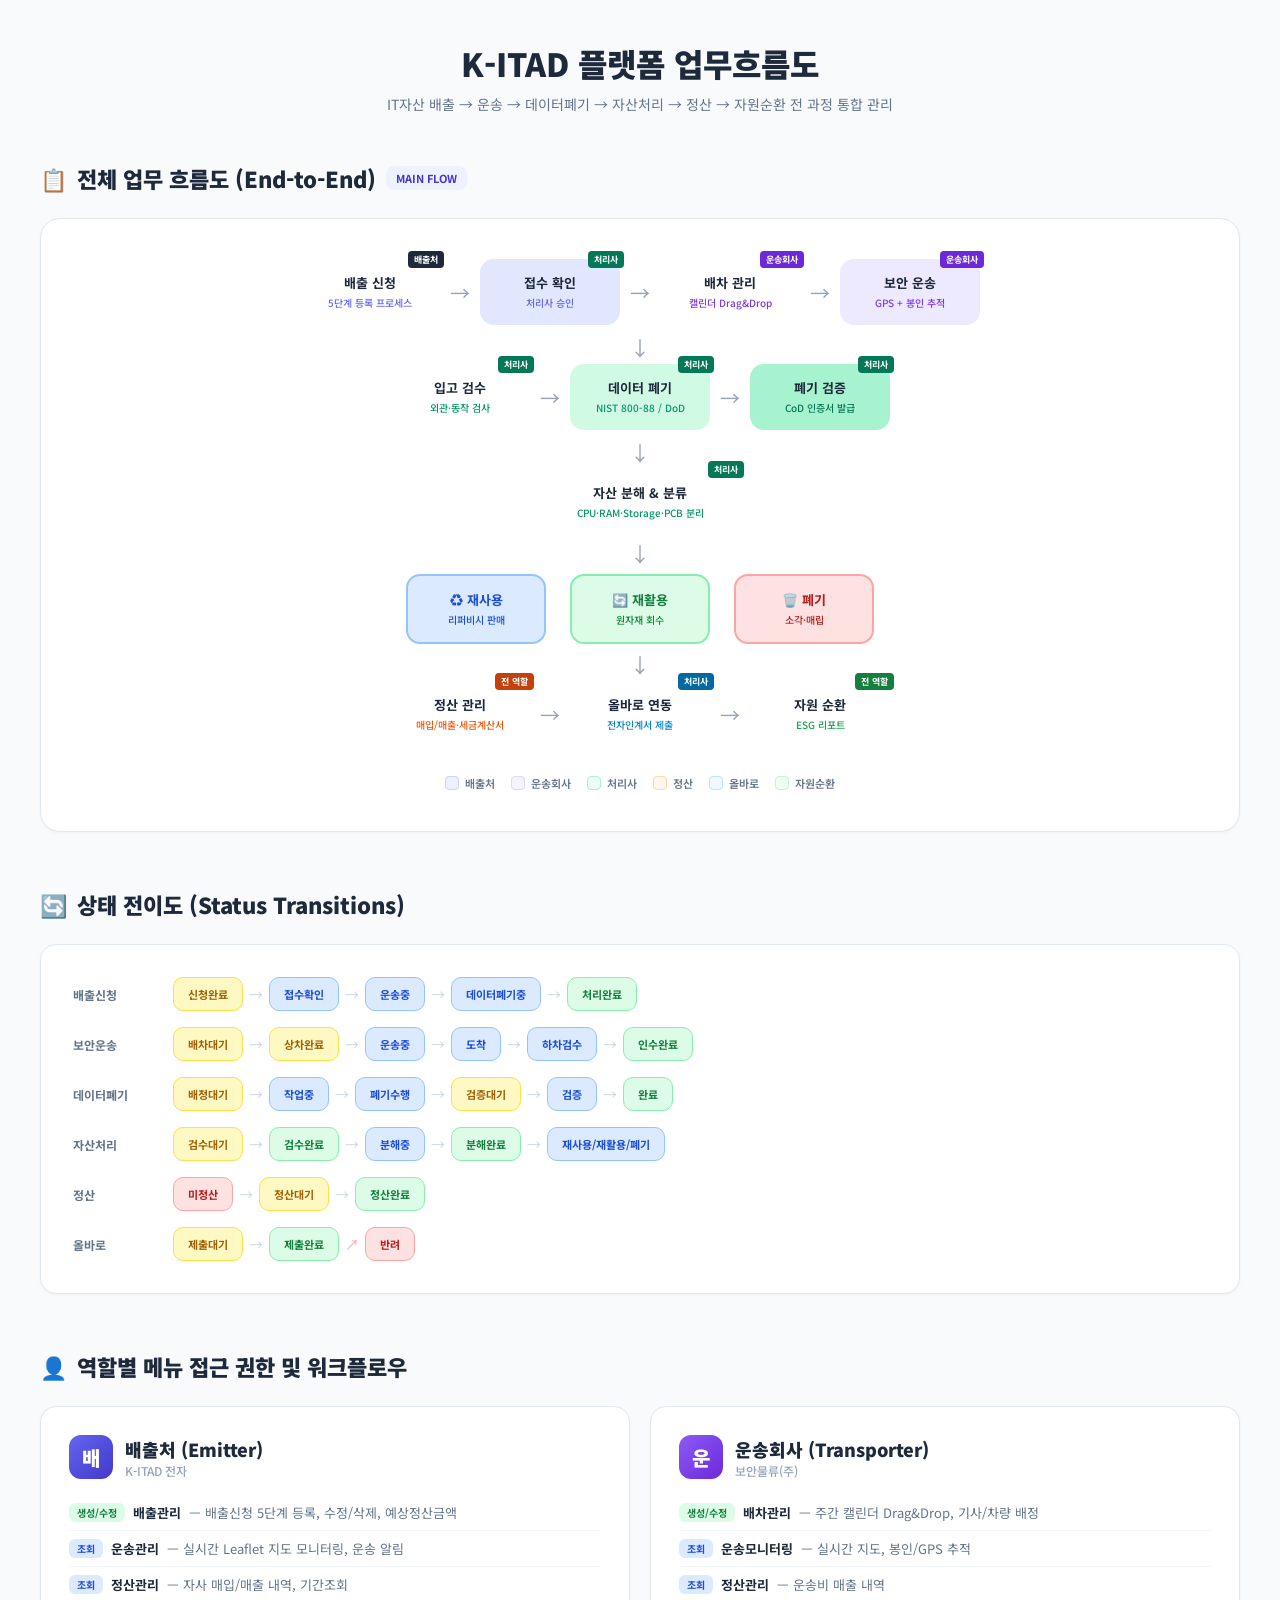
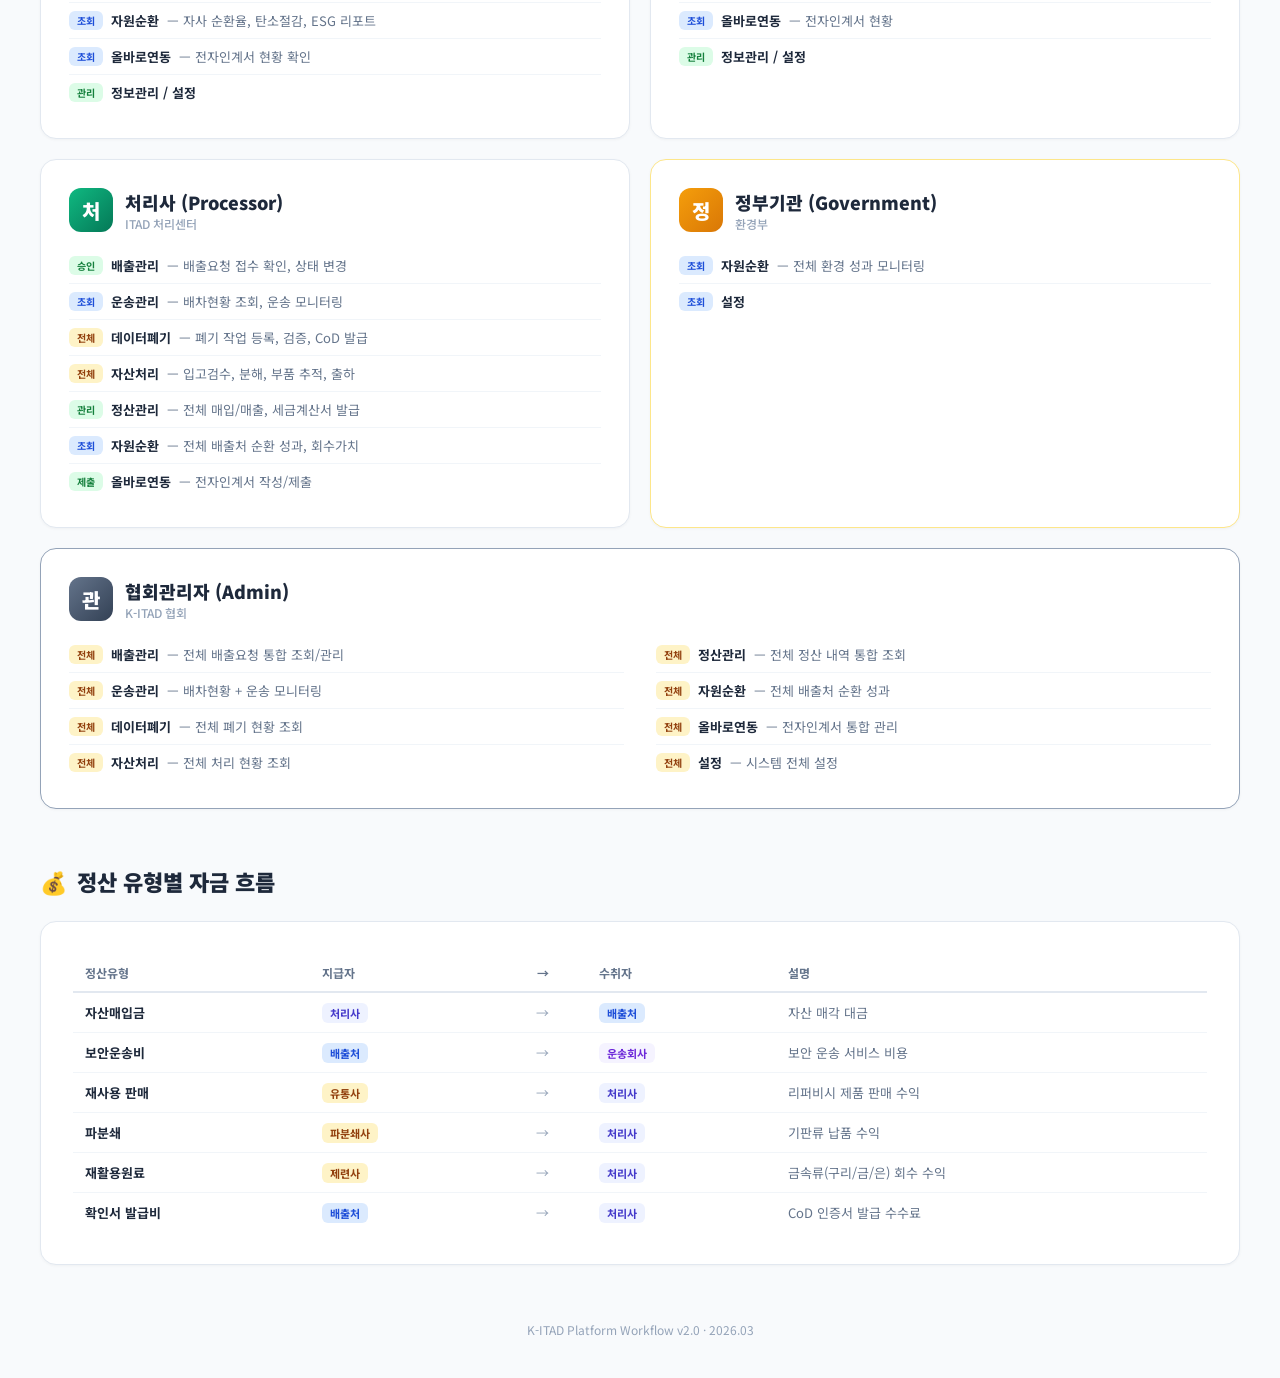
<file: public/workflow.html>
<!DOCTYPE html>
<html lang="ko">
<head>
<meta charset="UTF-8">
<meta name="viewport" content="width=device-width, initial-scale=1.0">
<title>K-ITAD 플랫폼 워크플로우</title>
<style>
  @import url('https://fonts.googleapis.com/css2?family=Noto+Sans+KR:wght@300;400;500;700;900&display=swap');
  * { margin: 0; padding: 0; box-sizing: border-box; }
  body { font-family: 'Noto Sans KR', sans-serif; background: #f8fafc; color: #1e293b; padding: 40px 20px; }
  .container { max-width: 1200px; margin: 0 auto; }
  h1 { font-size: 32px; font-weight: 900; text-align: center; margin-bottom: 8px; }
  .subtitle { text-align: center; color: #64748b; font-size: 14px; margin-bottom: 48px; }

  /* ===== Section ===== */
  .section { margin-bottom: 56px; }
  .section-title { font-size: 22px; font-weight: 900; margin-bottom: 24px; display: flex; align-items: center; gap: 10px; }
  .section-title .badge { font-size: 11px; font-weight: 700; padding: 4px 10px; border-radius: 8px; }

  /* ===== 전체 업무흐름도 ===== */
  .main-flow { background: white; border-radius: 20px; border: 1px solid #e2e8f0; padding: 40px; box-shadow: 0 1px 3px rgba(0,0,0,0.04); }
  .flow-row { display: flex; align-items: stretch; gap: 0; margin-bottom: 0; position: relative; }
  .flow-phase { flex: 1; text-align: center; padding: 18px 12px; position: relative; }
  .flow-phase-label { font-size: 10px; font-weight: 700; color: #94a3b8; text-transform: uppercase; letter-spacing: 1px; margin-bottom: 8px; }
  .flow-node { padding: 14px 10px; border-radius: 14px; font-size: 13px; font-weight: 700; position: relative; min-height: 52px; display: flex; align-items: center; justify-content: center; }
  .flow-node.emitter { background: #eef2ff; color: #4338ca; border: 2px solid #c7d2fe; }
  .flow-node.transporter { background: #f5f3ff; color: #6d28d9; border: 2px solid #ddd6fe; }
  .flow-node.processor { background: #ecfdf5; color: #047857; border: 2px solid #a7f3d0; }
  .flow-node.settlement { background: #fff7ed; color: #c2410c; border: 2px solid #fed7aa; }
  .flow-node.allbaro { background: #f0f9ff; color: #0369a1; border: 2px solid #bae6fd; }
  .flow-node.circulation { background: #f0fdf4; color: #15803d; border: 2px solid #bbf7d0; }
  .flow-node.multi { background: #fefce8; color: #a16207; border: 2px solid #fde68a; }
  .flow-arrow { display: flex; align-items: center; justify-content: center; width: 36px; flex-shrink: 0; font-size: 18px; color: #cbd5e1; }

  /* ===== 세로 흐름 ===== */
  .vertical-flow { display: flex; flex-direction: column; align-items: center; gap: 0; }
  .v-arrow { color: #cbd5e1; font-size: 22px; line-height: 1; padding: 4px 0; }
  .v-node { padding: 12px 28px; border-radius: 12px; font-size: 13px; font-weight: 700; text-align: center; min-width: 180px; }

  /* ===== 역할별 워크플로우 카드 ===== */
  .role-grid { display: grid; grid-template-columns: 1fr 1fr; gap: 20px; }
  .role-card { background: white; border-radius: 16px; border: 1px solid #e2e8f0; padding: 28px; box-shadow: 0 1px 3px rgba(0,0,0,0.04); }
  .role-header { display: flex; align-items: center; gap: 12px; margin-bottom: 16px; }
  .role-icon { width: 44px; height: 44px; border-radius: 12px; display: flex; align-items: center; justify-content: center; font-size: 20px; font-weight: 900; color: white; }
  .role-name { font-size: 18px; font-weight: 900; }
  .role-company { font-size: 12px; color: #94a3b8; font-weight: 500; }
  .menu-list { list-style: none; }
  .menu-list li { padding: 8px 0; border-bottom: 1px solid #f1f5f9; font-size: 13px; display: flex; align-items: center; gap: 8px; }
  .menu-list li:last-child { border-bottom: none; }
  .menu-tag { font-size: 10px; font-weight: 700; padding: 2px 8px; border-radius: 6px; flex-shrink: 0; }
  .menu-tag.view { background: #dbeafe; color: #1d4ed8; }
  .menu-tag.edit { background: #dcfce7; color: #15803d; }
  .menu-tag.full { background: #fef3c7; color: #92400e; }
  .menu-desc { color: #64748b; }

  /* ===== 상태 전이도 ===== */
  .status-flow-container { background: white; border-radius: 16px; border: 1px solid #e2e8f0; padding: 32px; box-shadow: 0 1px 3px rgba(0,0,0,0.04); overflow-x: auto; }
  .status-row { display: flex; align-items: center; gap: 0; margin-bottom: 16px; flex-wrap: nowrap; }
  .status-row:last-child { margin-bottom: 0; }
  .status-label { width: 100px; font-size: 12px; font-weight: 700; color: #64748b; flex-shrink: 0; }
  .status-nodes { display: flex; align-items: center; gap: 0; flex: 1; }
  .s-node { padding: 8px 14px; border-radius: 10px; font-size: 11px; font-weight: 700; white-space: nowrap; }
  .s-arrow { padding: 0 6px; color: #cbd5e1; font-size: 14px; }
  .s-node.active { background: #dbeafe; color: #1d4ed8; border: 1.5px solid #93c5fd; }
  .s-node.done { background: #dcfce7; color: #15803d; border: 1.5px solid #86efac; }
  .s-node.wait { background: #fef9c3; color: #a16207; border: 1.5px solid #fde047; }
  .s-node.error { background: #fee2e2; color: #b91c1c; border: 1.5px solid #fca5a5; }

  /* ===== 전체 흐름도 (메인) ===== */
  .master-flow { background: white; border-radius: 20px; border: 1px solid #e2e8f0; padding: 40px 32px; box-shadow: 0 1px 3px rgba(0,0,0,0.04); }
  .mf-row { display: flex; align-items: center; justify-content: center; gap: 0; margin-bottom: 6px; }
  .mf-node { padding: 14px 20px; border-radius: 14px; font-size: 13px; font-weight: 700; text-align: center; min-width: 140px; position: relative; }
  .mf-arrow-h { padding: 0 10px; color: #94a3b8; font-size: 20px; }
  .mf-arrow-v { text-align: center; color: #94a3b8; font-size: 20px; padding: 2px 0; }
  .mf-role-tag { position: absolute; top: -8px; right: -4px; font-size: 9px; font-weight: 700; padding: 2px 6px; border-radius: 4px; background: #1e293b; color: white; }
  .mf-branch { display: flex; align-items: flex-start; justify-content: center; gap: 24px; margin: 4px 0; }
  .mf-branch-item { display: flex; flex-direction: column; align-items: center; gap: 4px; }

  /* ===== 범례 ===== */
  .legend { display: flex; gap: 16px; flex-wrap: wrap; margin-top: 16px; justify-content: center; }
  .legend-item { display: flex; align-items: center; gap: 6px; font-size: 11px; font-weight: 600; color: #64748b; }
  .legend-dot { width: 14px; height: 14px; border-radius: 4px; }

  @media (max-width: 768px) {
    .role-grid { grid-template-columns: 1fr; }
    .mf-node { min-width: 100px; font-size: 11px; padding: 10px 12px; }
  }
</style>
</head>
<body>
<div class="container">

<h1>K-ITAD 플랫폼 업무흐름도</h1>
<p class="subtitle">IT자산 배출 → 운송 → 데이터폐기 → 자산처리 → 정산 → 자원순환 전 과정 통합 관리</p>

<!-- ===== 1. 전체 업무 흐름도 (메인 도식) ===== -->
<div class="section">
  <div class="section-title">
    <span>📋</span> 전체 업무 흐름도 (End-to-End)
    <span class="badge" style="background:#eef2ff;color:#4338ca;">MAIN FLOW</span>
  </div>
  <div class="master-flow">

    <!-- Row 1: 배출신청 -->
    <div class="mf-row">
      <div class="mf-node emitter">
        배출 신청<br><span style="font-size:10px;font-weight:500;color:#6366f1">5단계 등록 프로세스</span>
        <span class="mf-role-tag">배출처</span>
      </div>
      <span class="mf-arrow-h">→</span>
      <div class="mf-node emitter" style="background:#e0e7ff;">
        접수 확인<br><span style="font-size:10px;font-weight:500;color:#6366f1">처리사 승인</span>
        <span class="mf-role-tag" style="background:#047857;">처리사</span>
      </div>
      <span class="mf-arrow-h">→</span>
      <div class="mf-node transporter">
        배차 관리<br><span style="font-size:10px;font-weight:500;color:#7c3aed">캘린더 Drag&Drop</span>
        <span class="mf-role-tag" style="background:#6d28d9;">운송회사</span>
      </div>
      <span class="mf-arrow-h">→</span>
      <div class="mf-node transporter" style="background:#ede9fe;">
        보안 운송<br><span style="font-size:10px;font-weight:500;color:#7c3aed">GPS + 봉인 추적</span>
        <span class="mf-role-tag" style="background:#6d28d9;">운송회사</span>
      </div>
    </div>

    <div class="mf-arrow-v">↓</div>

    <!-- Row 2: 입고 + 데이터폐기 -->
    <div class="mf-row">
      <div class="mf-node processor">
        입고 검수<br><span style="font-size:10px;font-weight:500;color:#059669">외관·동작 검사</span>
        <span class="mf-role-tag" style="background:#047857;">처리사</span>
      </div>
      <span class="mf-arrow-h">→</span>
      <div class="mf-node processor" style="background:#d1fae5;">
        데이터 폐기<br><span style="font-size:10px;font-weight:500;color:#059669">NIST 800-88 / DoD</span>
        <span class="mf-role-tag" style="background:#047857;">처리사</span>
      </div>
      <span class="mf-arrow-h">→</span>
      <div class="mf-node processor" style="background:#a7f3d0;">
        폐기 검증<br><span style="font-size:10px;font-weight:500;color:#047857">CoD 인증서 발급</span>
        <span class="mf-role-tag" style="background:#047857;">처리사</span>
      </div>
    </div>

    <div class="mf-arrow-v">↓</div>

    <!-- Row 3: 자산처리 분기 -->
    <div class="mf-row" style="margin-bottom:2px;">
      <div class="mf-node processor" style="min-width:200px;">
        자산 분해 &amp; 분류<br><span style="font-size:10px;font-weight:500;color:#059669">CPU·RAM·Storage·PCB 분리</span>
        <span class="mf-role-tag" style="background:#047857;">처리사</span>
      </div>
    </div>

    <div class="mf-arrow-v">↓</div>

    <!-- 분기 3갈래 -->
    <div class="mf-branch">
      <div class="mf-branch-item">
        <div class="mf-node" style="background:#dbeafe;color:#1d4ed8;border:2px solid #93c5fd;">
          ♻️ 재사용<br><span style="font-size:10px;font-weight:500;">리퍼비시 판매</span>
        </div>
      </div>
      <div class="mf-branch-item">
        <div class="mf-node" style="background:#dcfce7;color:#15803d;border:2px solid #86efac;">
          🔄 재활용<br><span style="font-size:10px;font-weight:500;">원자재 회수</span>
        </div>
      </div>
      <div class="mf-branch-item">
        <div class="mf-node" style="background:#fee2e2;color:#b91c1c;border:2px solid #fca5a5;">
          🗑️ 폐기<br><span style="font-size:10px;font-weight:500;">소각·매립</span>
        </div>
      </div>
    </div>

    <div class="mf-arrow-v">↓</div>

    <!-- Row 4: 정산 + 올바로 + 자원순환 -->
    <div class="mf-row">
      <div class="mf-node settlement">
        정산 관리<br><span style="font-size:10px;font-weight:500;color:#ea580c">매입/매출·세금계산서</span>
        <span class="mf-role-tag" style="background:#c2410c;">전 역할</span>
      </div>
      <span class="mf-arrow-h">→</span>
      <div class="mf-node allbaro">
        올바로 연동<br><span style="font-size:10px;font-weight:500;color:#0284c7">전자인계서 제출</span>
        <span class="mf-role-tag" style="background:#0369a1;">처리사</span>
      </div>
      <span class="mf-arrow-h">→</span>
      <div class="mf-node circulation">
        자원 순환<br><span style="font-size:10px;font-weight:500;color:#16a34a">ESG 리포트</span>
        <span class="mf-role-tag" style="background:#15803d;">전 역할</span>
      </div>
    </div>

    <!-- 범례 -->
    <div class="legend" style="margin-top:28px;">
      <div class="legend-item"><div class="legend-dot" style="background:#eef2ff;border:1.5px solid #c7d2fe;"></div>배출처</div>
      <div class="legend-item"><div class="legend-dot" style="background:#f5f3ff;border:1.5px solid #ddd6fe;"></div>운송회사</div>
      <div class="legend-item"><div class="legend-dot" style="background:#ecfdf5;border:1.5px solid #a7f3d0;"></div>처리사</div>
      <div class="legend-item"><div class="legend-dot" style="background:#fff7ed;border:1.5px solid #fed7aa;"></div>정산</div>
      <div class="legend-item"><div class="legend-dot" style="background:#f0f9ff;border:1.5px solid #bae6fd;"></div>올바로</div>
      <div class="legend-item"><div class="legend-dot" style="background:#f0fdf4;border:1.5px solid #bbf7d0;"></div>자원순환</div>
    </div>
  </div>
</div>

<!-- ===== 2. 상태 전이도 ===== -->
<div class="section">
  <div class="section-title">
    <span>🔄</span> 상태 전이도 (Status Transitions)
  </div>
  <div class="status-flow-container">
    <!-- 배출신청 -->
    <div class="status-row">
      <div class="status-label">배출신청</div>
      <div class="status-nodes">
        <div class="s-node wait">신청완료</div>
        <span class="s-arrow">→</span>
        <div class="s-node active">접수확인</div>
        <span class="s-arrow">→</span>
        <div class="s-node active">운송중</div>
        <span class="s-arrow">→</span>
        <div class="s-node active">데이터폐기중</div>
        <span class="s-arrow">→</span>
        <div class="s-node done">처리완료</div>
      </div>
    </div>
    <!-- 운송 -->
    <div class="status-row">
      <div class="status-label">보안운송</div>
      <div class="status-nodes">
        <div class="s-node wait">배차대기</div>
        <span class="s-arrow">→</span>
        <div class="s-node wait">상차완료</div>
        <span class="s-arrow">→</span>
        <div class="s-node active">운송중</div>
        <span class="s-arrow">→</span>
        <div class="s-node active">도착</div>
        <span class="s-arrow">→</span>
        <div class="s-node active">하차검수</div>
        <span class="s-arrow">→</span>
        <div class="s-node done">인수완료</div>
      </div>
    </div>
    <!-- 데이터폐기 -->
    <div class="status-row">
      <div class="status-label">데이터폐기</div>
      <div class="status-nodes">
        <div class="s-node wait">배정대기</div>
        <span class="s-arrow">→</span>
        <div class="s-node active">작업중</div>
        <span class="s-arrow">→</span>
        <div class="s-node active">폐기수행</div>
        <span class="s-arrow">→</span>
        <div class="s-node wait">검증대기</div>
        <span class="s-arrow">→</span>
        <div class="s-node active">검증</div>
        <span class="s-arrow">→</span>
        <div class="s-node done">완료</div>
      </div>
    </div>
    <!-- 자산처리 -->
    <div class="status-row">
      <div class="status-label">자산처리</div>
      <div class="status-nodes">
        <div class="s-node wait">검수대기</div>
        <span class="s-arrow">→</span>
        <div class="s-node done">검수완료</div>
        <span class="s-arrow">→</span>
        <div class="s-node active">분해중</div>
        <span class="s-arrow">→</span>
        <div class="s-node done">분해완료</div>
        <span class="s-arrow">→</span>
        <div class="s-node" style="background:#dbeafe;color:#1d4ed8;border:1.5px solid #93c5fd;">재사용/재활용/폐기</div>
      </div>
    </div>
    <!-- 정산 -->
    <div class="status-row">
      <div class="status-label">정산</div>
      <div class="status-nodes">
        <div class="s-node error">미정산</div>
        <span class="s-arrow">→</span>
        <div class="s-node wait">정산대기</div>
        <span class="s-arrow">→</span>
        <div class="s-node done">정산완료</div>
      </div>
    </div>
    <!-- 올바로 -->
    <div class="status-row">
      <div class="status-label">올바로</div>
      <div class="status-nodes">
        <div class="s-node wait">제출대기</div>
        <span class="s-arrow">→</span>
        <div class="s-node done">제출완료</div>
        <span class="s-arrow" style="color:#fca5a5;">↗</span>
        <div class="s-node error">반려</div>
      </div>
    </div>
  </div>
</div>

<!-- ===== 3. 역할별 접근 권한 ===== -->
<div class="section">
  <div class="section-title">
    <span>👤</span> 역할별 메뉴 접근 권한 및 워크플로우
  </div>
  <div class="role-grid">

    <!-- 배출처 -->
    <div class="role-card">
      <div class="role-header">
        <div class="role-icon" style="background:linear-gradient(135deg,#6366f1,#4338ca);">배</div>
        <div>
          <div class="role-name">배출처 (Emitter)</div>
          <div class="role-company">K-ITAD 전자</div>
        </div>
      </div>
      <ul class="menu-list">
        <li><span class="menu-tag edit">생성/수정</span> <strong>배출관리</strong> <span class="menu-desc">— 배출신청 5단계 등록, 수정/삭제, 예상정산금액</span></li>
        <li><span class="menu-tag view">조회</span> <strong>운송관리</strong> <span class="menu-desc">— 실시간 Leaflet 지도 모니터링, 운송 알림</span></li>
        <li><span class="menu-tag view">조회</span> <strong>정산관리</strong> <span class="menu-desc">— 자사 매입/매출 내역, 기간조회</span></li>
        <li><span class="menu-tag view">조회</span> <strong>자원순환</strong> <span class="menu-desc">— 자사 순환율, 탄소절감, ESG 리포트</span></li>
        <li><span class="menu-tag view">조회</span> <strong>올바로연동</strong> <span class="menu-desc">— 전자인계서 현황 확인</span></li>
        <li><span class="menu-tag edit">관리</span> <strong>정보관리 / 설정</strong></li>
      </ul>
    </div>

    <!-- 운송회사 -->
    <div class="role-card">
      <div class="role-header">
        <div class="role-icon" style="background:linear-gradient(135deg,#8b5cf6,#6d28d9);">운</div>
        <div>
          <div class="role-name">운송회사 (Transporter)</div>
          <div class="role-company">보안물류(주)</div>
        </div>
      </div>
      <ul class="menu-list">
        <li><span class="menu-tag edit">생성/수정</span> <strong>배차관리</strong> <span class="menu-desc">— 주간 캘린더 Drag&Drop, 기사/차량 배정</span></li>
        <li><span class="menu-tag view">조회</span> <strong>운송모니터링</strong> <span class="menu-desc">— 실시간 지도, 봉인/GPS 추적</span></li>
        <li><span class="menu-tag view">조회</span> <strong>정산관리</strong> <span class="menu-desc">— 운송비 매출 내역</span></li>
        <li><span class="menu-tag view">조회</span> <strong>올바로연동</strong> <span class="menu-desc">— 전자인계서 현황</span></li>
        <li><span class="menu-tag edit">관리</span> <strong>정보관리 / 설정</strong></li>
      </ul>
    </div>

    <!-- 처리사 -->
    <div class="role-card">
      <div class="role-header">
        <div class="role-icon" style="background:linear-gradient(135deg,#10b981,#047857);">처</div>
        <div>
          <div class="role-name">처리사 (Processor)</div>
          <div class="role-company">ITAD 처리센터</div>
        </div>
      </div>
      <ul class="menu-list">
        <li><span class="menu-tag edit">승인</span> <strong>배출관리</strong> <span class="menu-desc">— 배출요청 접수 확인, 상태 변경</span></li>
        <li><span class="menu-tag view">조회</span> <strong>운송관리</strong> <span class="menu-desc">— 배차현황 조회, 운송 모니터링</span></li>
        <li><span class="menu-tag full">전체</span> <strong>데이터폐기</strong> <span class="menu-desc">— 폐기 작업 등록, 검증, CoD 발급</span></li>
        <li><span class="menu-tag full">전체</span> <strong>자산처리</strong> <span class="menu-desc">— 입고검수, 분해, 부품 추적, 출하</span></li>
        <li><span class="menu-tag edit">관리</span> <strong>정산관리</strong> <span class="menu-desc">— 전체 매입/매출, 세금계산서 발급</span></li>
        <li><span class="menu-tag view">조회</span> <strong>자원순환</strong> <span class="menu-desc">— 전체 배출처 순환 성과, 회수가치</span></li>
        <li><span class="menu-tag edit">제출</span> <strong>올바로연동</strong> <span class="menu-desc">— 전자인계서 작성/제출</span></li>
      </ul>
    </div>

    <!-- 정부기관 -->
    <div class="role-card" style="border-color:#fde68a;">
      <div class="role-header">
        <div class="role-icon" style="background:linear-gradient(135deg,#f59e0b,#d97706);">정</div>
        <div>
          <div class="role-name">정부기관 (Government)</div>
          <div class="role-company">환경부</div>
        </div>
      </div>
      <ul class="menu-list">
        <li><span class="menu-tag view">조회</span> <strong>자원순환</strong> <span class="menu-desc">— 전체 환경 성과 모니터링</span></li>
        <li><span class="menu-tag view">조회</span> <strong>설정</strong></li>
      </ul>
    </div>

    <!-- 협회관리자 (full width) -->
  </div>

  <div style="margin-top:20px;">
    <div class="role-card" style="border-color:#94a3b8;">
      <div class="role-header">
        <div class="role-icon" style="background:linear-gradient(135deg,#64748b,#334155);">관</div>
        <div>
          <div class="role-name">협회관리자 (Admin)</div>
          <div class="role-company">K-ITAD 협회</div>
        </div>
      </div>
      <div style="display:grid;grid-template-columns:1fr 1fr;gap:0 32px;">
        <ul class="menu-list">
          <li><span class="menu-tag full">전체</span> <strong>배출관리</strong> <span class="menu-desc">— 전체 배출요청 통합 조회/관리</span></li>
          <li><span class="menu-tag full">전체</span> <strong>운송관리</strong> <span class="menu-desc">— 배차현황 + 운송 모니터링</span></li>
          <li><span class="menu-tag full">전체</span> <strong>데이터폐기</strong> <span class="menu-desc">— 전체 폐기 현황 조회</span></li>
          <li><span class="menu-tag full">전체</span> <strong>자산처리</strong> <span class="menu-desc">— 전체 처리 현황 조회</span></li>
        </ul>
        <ul class="menu-list">
          <li><span class="menu-tag full">전체</span> <strong>정산관리</strong> <span class="menu-desc">— 전체 정산 내역 통합 조회</span></li>
          <li><span class="menu-tag full">전체</span> <strong>자원순환</strong> <span class="menu-desc">— 전체 배출처 순환 성과</span></li>
          <li><span class="menu-tag full">전체</span> <strong>올바로연동</strong> <span class="menu-desc">— 전자인계서 통합 관리</span></li>
          <li><span class="menu-tag full">전체</span> <strong>설정</strong> <span class="menu-desc">— 시스템 전체 설정</span></li>
        </ul>
      </div>
    </div>
  </div>
</div>

<!-- ===== 4. 정산 유형별 흐름 ===== -->
<div class="section">
  <div class="section-title">
    <span>💰</span> 정산 유형별 자금 흐름
  </div>
  <div class="status-flow-container">
    <table style="width:100%;border-collapse:collapse;font-size:13px;">
      <thead>
        <tr style="border-bottom:2px solid #e2e8f0;">
          <th style="text-align:left;padding:10px 12px;font-size:12px;color:#64748b;">정산유형</th>
          <th style="text-align:left;padding:10px 12px;font-size:12px;color:#64748b;">지급자</th>
          <th style="text-align:center;padding:10px 12px;font-size:12px;color:#64748b;">→</th>
          <th style="text-align:left;padding:10px 12px;font-size:12px;color:#64748b;">수취자</th>
          <th style="text-align:left;padding:10px 12px;font-size:12px;color:#64748b;">설명</th>
        </tr>
      </thead>
      <tbody>
        <tr style="border-bottom:1px solid #f1f5f9;">
          <td style="padding:10px 12px;font-weight:700;">자산매입금</td>
          <td style="padding:10px 12px;"><span style="background:#eef2ff;color:#4338ca;padding:2px 8px;border-radius:6px;font-size:11px;font-weight:700;">처리사</span></td>
          <td style="padding:10px 12px;text-align:center;color:#94a3b8;">→</td>
          <td style="padding:10px 12px;"><span style="background:#dbeafe;color:#1d4ed8;padding:2px 8px;border-radius:6px;font-size:11px;font-weight:700;">배출처</span></td>
          <td style="padding:10px 12px;color:#64748b;">자산 매각 대금</td>
        </tr>
        <tr style="border-bottom:1px solid #f1f5f9;">
          <td style="padding:10px 12px;font-weight:700;">보안운송비</td>
          <td style="padding:10px 12px;"><span style="background:#dbeafe;color:#1d4ed8;padding:2px 8px;border-radius:6px;font-size:11px;font-weight:700;">배출처</span></td>
          <td style="padding:10px 12px;text-align:center;color:#94a3b8;">→</td>
          <td style="padding:10px 12px;"><span style="background:#f5f3ff;color:#6d28d9;padding:2px 8px;border-radius:6px;font-size:11px;font-weight:700;">운송회사</span></td>
          <td style="padding:10px 12px;color:#64748b;">보안 운송 서비스 비용</td>
        </tr>
        <tr style="border-bottom:1px solid #f1f5f9;">
          <td style="padding:10px 12px;font-weight:700;">재사용 판매</td>
          <td style="padding:10px 12px;"><span style="background:#fef3c7;color:#92400e;padding:2px 8px;border-radius:6px;font-size:11px;font-weight:700;">유통사</span></td>
          <td style="padding:10px 12px;text-align:center;color:#94a3b8;">→</td>
          <td style="padding:10px 12px;"><span style="background:#eef2ff;color:#4338ca;padding:2px 8px;border-radius:6px;font-size:11px;font-weight:700;">처리사</span></td>
          <td style="padding:10px 12px;color:#64748b;">리퍼비시 제품 판매 수익</td>
        </tr>
        <tr style="border-bottom:1px solid #f1f5f9;">
          <td style="padding:10px 12px;font-weight:700;">파분쇄</td>
          <td style="padding:10px 12px;"><span style="background:#fef3c7;color:#92400e;padding:2px 8px;border-radius:6px;font-size:11px;font-weight:700;">파분쇄사</span></td>
          <td style="padding:10px 12px;text-align:center;color:#94a3b8;">→</td>
          <td style="padding:10px 12px;"><span style="background:#eef2ff;color:#4338ca;padding:2px 8px;border-radius:6px;font-size:11px;font-weight:700;">처리사</span></td>
          <td style="padding:10px 12px;color:#64748b;">기판류 납품 수익</td>
        </tr>
        <tr style="border-bottom:1px solid #f1f5f9;">
          <td style="padding:10px 12px;font-weight:700;">재활용원료</td>
          <td style="padding:10px 12px;"><span style="background:#fef3c7;color:#92400e;padding:2px 8px;border-radius:6px;font-size:11px;font-weight:700;">제련사</span></td>
          <td style="padding:10px 12px;text-align:center;color:#94a3b8;">→</td>
          <td style="padding:10px 12px;"><span style="background:#eef2ff;color:#4338ca;padding:2px 8px;border-radius:6px;font-size:11px;font-weight:700;">처리사</span></td>
          <td style="padding:10px 12px;color:#64748b;">금속류(구리/금/은) 회수 수익</td>
        </tr>
        <tr>
          <td style="padding:10px 12px;font-weight:700;">확인서 발급비</td>
          <td style="padding:10px 12px;"><span style="background:#dbeafe;color:#1d4ed8;padding:2px 8px;border-radius:6px;font-size:11px;font-weight:700;">배출처</span></td>
          <td style="padding:10px 12px;text-align:center;color:#94a3b8;">→</td>
          <td style="padding:10px 12px;"><span style="background:#eef2ff;color:#4338ca;padding:2px 8px;border-radius:6px;font-size:11px;font-weight:700;">처리사</span></td>
          <td style="padding:10px 12px;color:#64748b;">CoD 인증서 발급 수수료</td>
        </tr>
      </tbody>
    </table>
  </div>
</div>

<p style="text-align:center;color:#94a3b8;font-size:12px;margin-top:40px;">K-ITAD Platform Workflow v2.0 · 2026.03</p>

</div>
</body>
</html>
</file>
